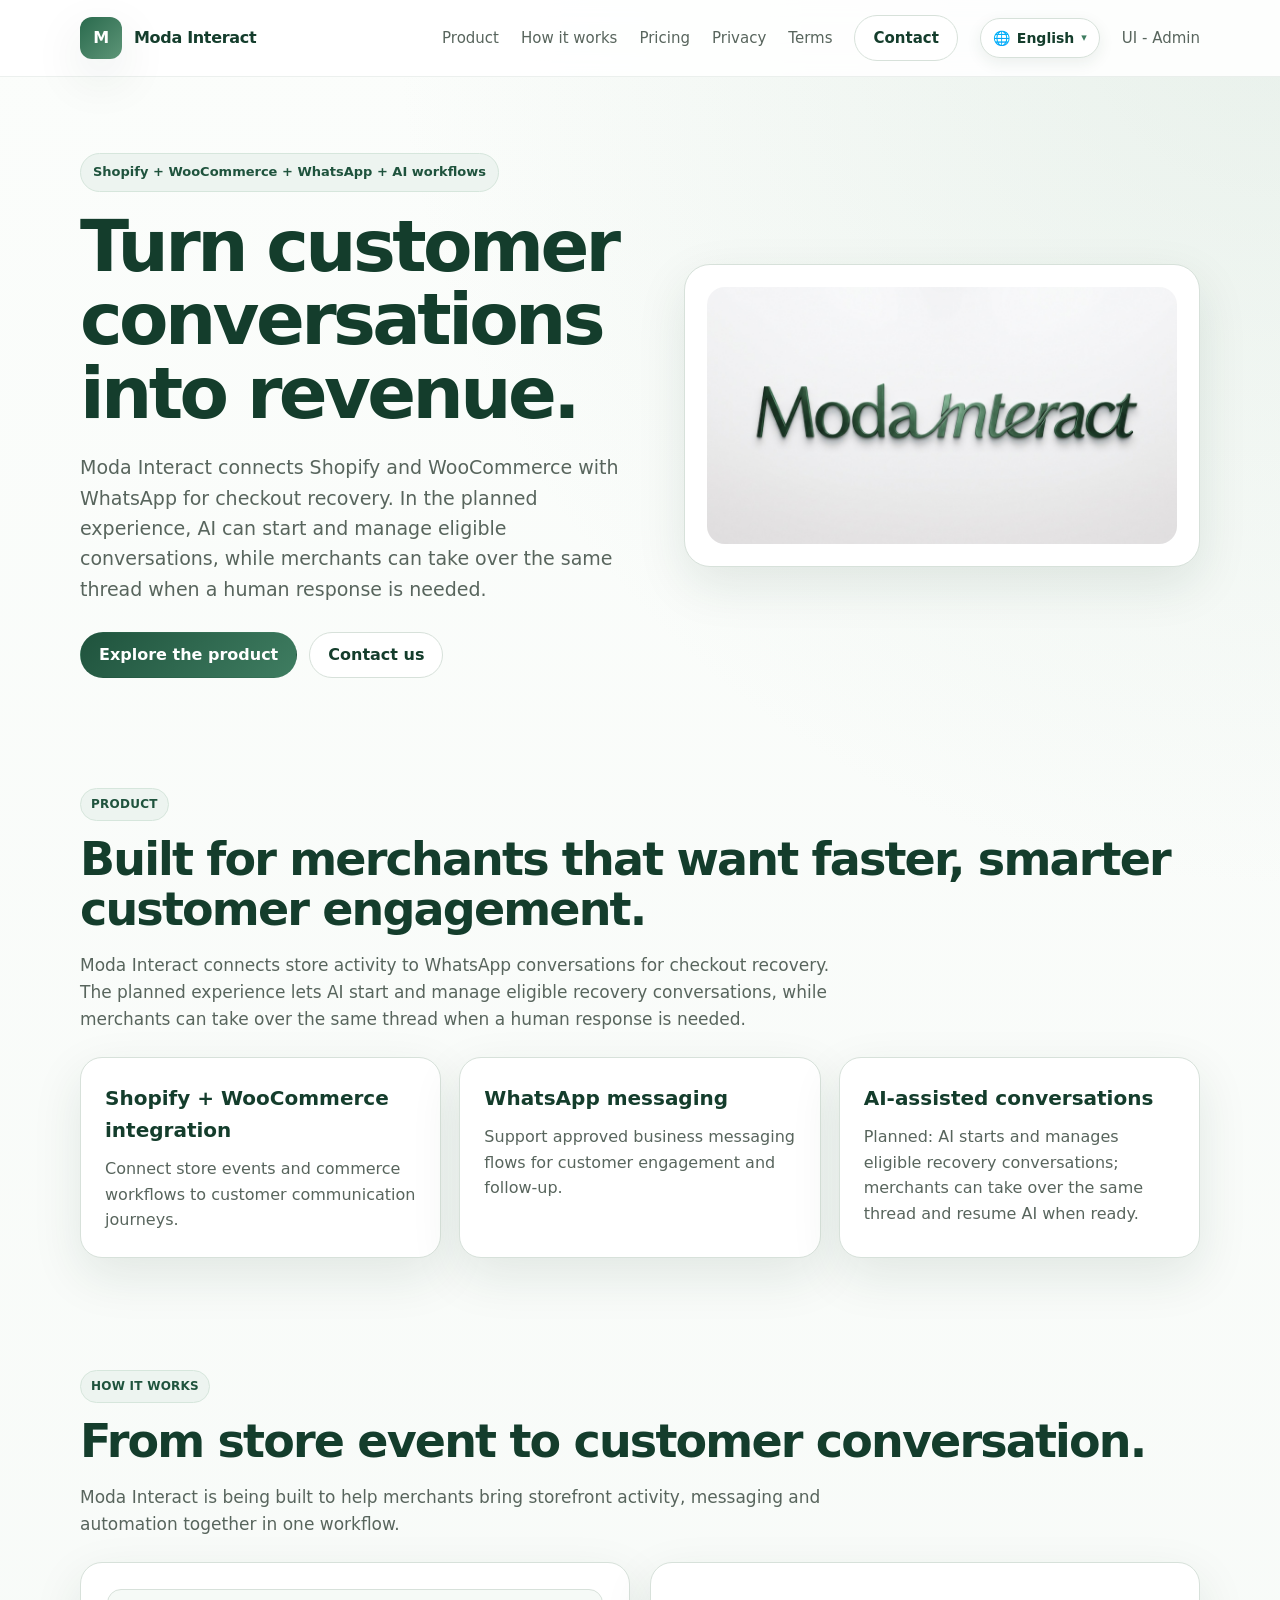
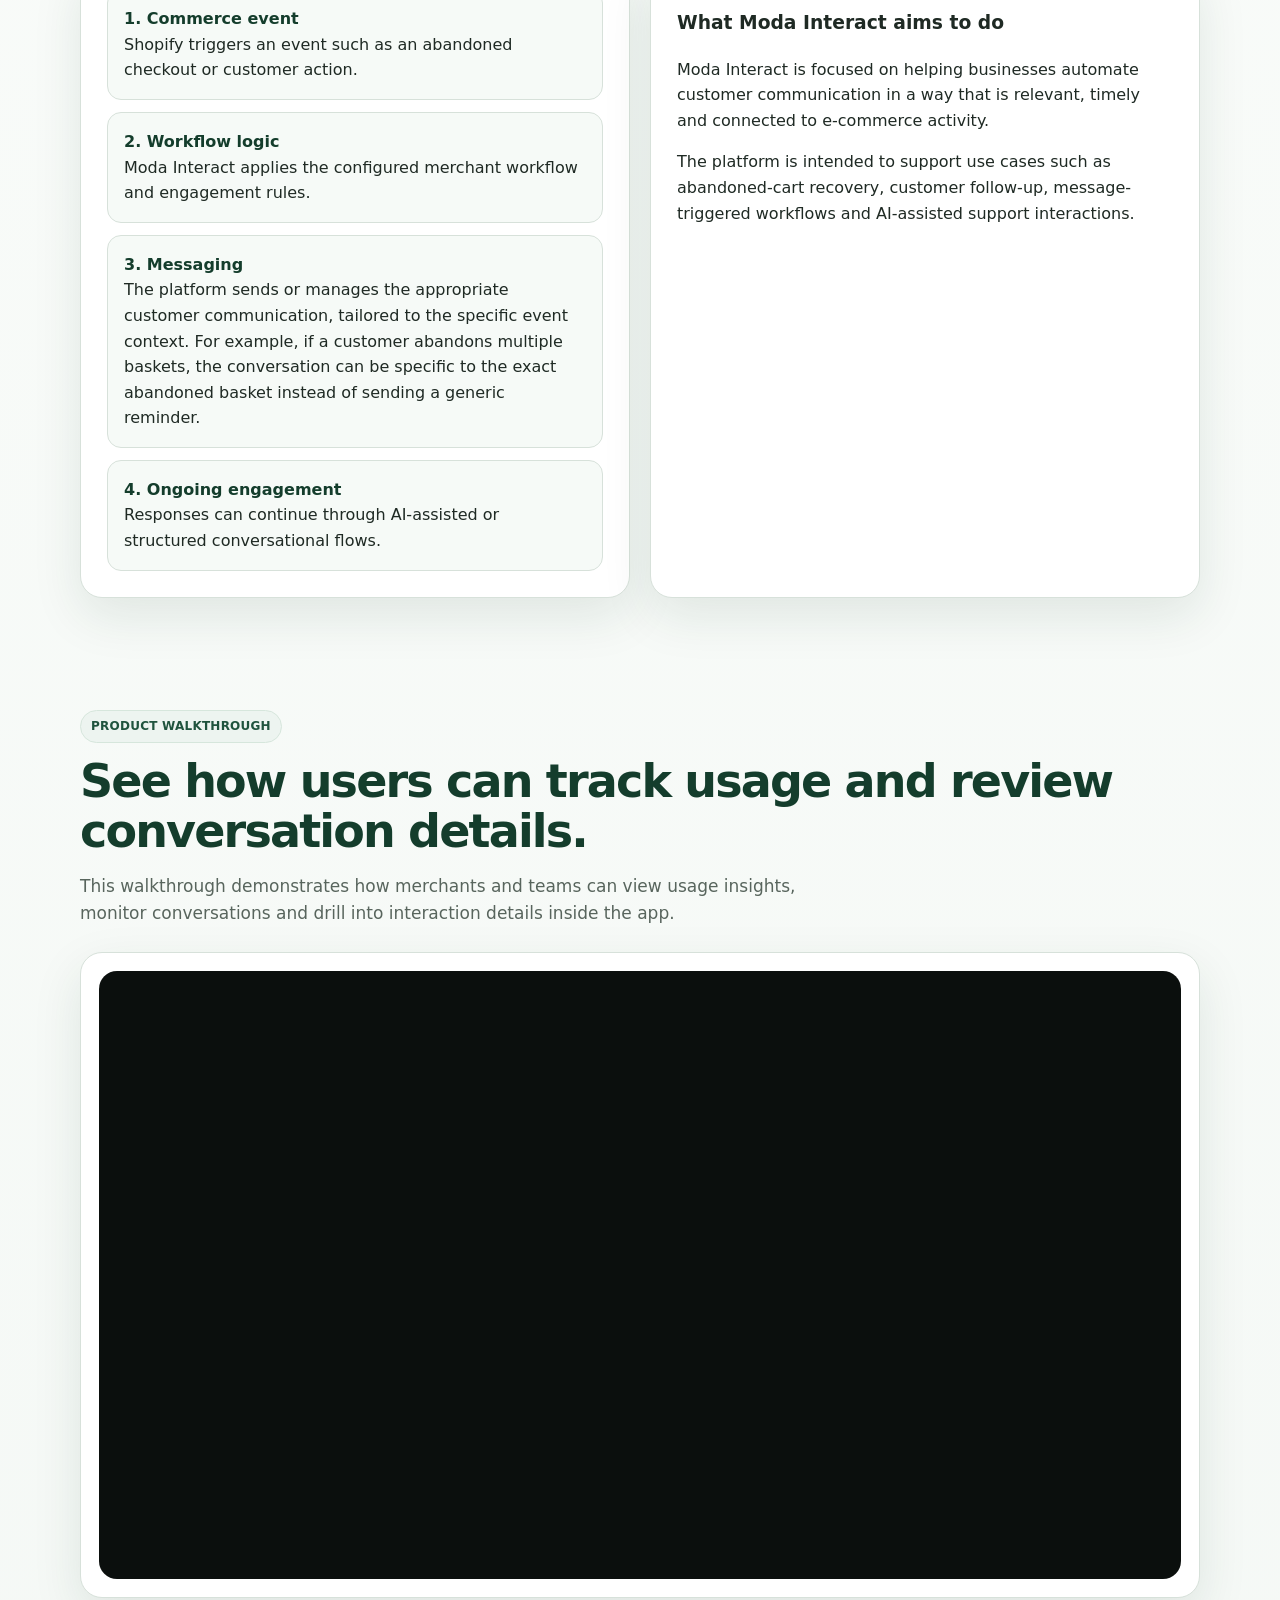
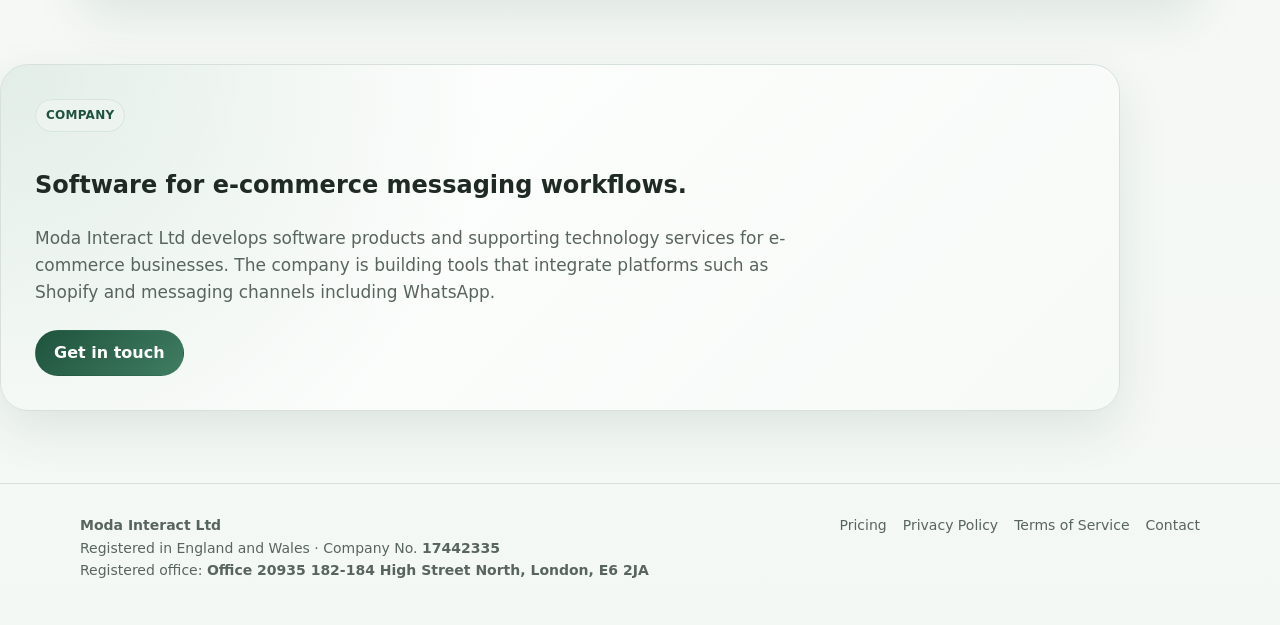
<file: index.html>
<!doctype html>
<html lang="en">
<head>
  <meta charset="utf-8">
  <meta name="viewport" content="width=device-width, initial-scale=1">
  <title>Moda Interact — AI-assisted commerce conversations</title>
  <meta name="description" content="AI-assisted WhatsApp checkout recovery, designed for merchant control and human handover.">
  <meta property="og:title" content="Moda Interact">
  <meta property="og:description" content="AI-assisted WhatsApp checkout recovery, designed for merchant control and human handover.">
  <meta property="og:type" content="website">
  <link rel="icon" type="image/png" sizes="512x512" href="assets/favicon.png">
  <link rel="shortcut icon" href="favicon.ico">
  <link rel="apple-touch-icon" href="assets/favicon.png">
  <link rel="stylesheet" href="styles.css">
  <script src="i18n/translations.js" defer></script>
  <script src="i18n/site-i18n.js" defer></script>
</head>
<body>

<header>
  <div class="container navbar">
    <a class="brand" href="index.html">
      <span class="brand-mark">M</span>
      <span>Moda Interact</span>
    </a>
    <nav class="nav-links">
      <a href="index.html#product">Product</a>
      <a href="index.html#how-it-works">How it works</a>
      <a href="pricing.html">Pricing</a>
      <a href="privacy.html">Privacy</a>
      <a href="terms.html">Terms</a>
      <a class="button secondary" href="contact.html">Contact</a>
      <a href="ui-admin/index.html#admin-ui">UI - Admin</a>
    </nav>
  </div>
</header>

<main>
  <section class="hero">
    <div class="container hero-grid">
      <div>
        <span class="eyebrow">Shopify + WooCommerce + WhatsApp + AI workflows</span>
        <h1>Turn customer conversations into revenue.</h1>
        <p>
          Moda Interact connects Shopify and WooCommerce with WhatsApp for checkout recovery. In the planned
          experience, AI can start and manage eligible conversations, while merchants can take over the same
          thread when a human response is needed.
        </p>
        <div class="hero-actions">
          <a class="button primary" href="#product">Explore the product</a>
          <a class="button secondary" href="contact.html">Contact us</a>
        </div>
      </div>
      <div class="logo-card">
        <img src="assets/moda-interact-logo.jpg" alt="Moda Interact logo">
      </div>
    </div>
  </section>

  <section class="section" id="product">

    <div class="container">
      <span class="badge">Product</span>
      <h2>Built for merchants that want faster, smarter customer engagement.</h2>
      <p class="section-intro">
        Moda Interact connects store activity to WhatsApp conversations for checkout recovery.
        The planned experience lets AI start and manage eligible recovery conversations, while
        merchants can take over the same thread when a human response is needed.
      </p>
      <div class="card-grid">
        <article class="card">
          <h3>Shopify + WooCommerce integration</h3>
          <p>Connect store events and commerce workflows to customer communication journeys.</p>
        </article>
        <article class="card">
          <h3>WhatsApp messaging</h3>
          <p>Support approved business messaging flows for customer engagement and follow-up.</p>
        </article>
        <article class="card">
          <h3>AI-assisted conversations</h3>
          <p>Planned: AI starts and manages eligible recovery conversations; merchants can take over the same thread and resume AI when ready.</p>
        </article>
      </div>
    </div>
  </section>

  <section class="section" id="how-it-works">
    <div class="container">
      <span class="badge">How it works</span>
      <h2>From store event to customer conversation.</h2>
      <p class="section-intro">
        Moda Interact is being built to help merchants bring storefront activity,
        messaging and automation together in one workflow.
      </p>
      <div class="split">
        <div class="panel">
          <div class="flow">
            <div class="flow-item"><strong>1. Commerce event</strong><br>Shopify triggers an event such as an abandoned checkout or customer action.</div>
            <div class="flow-item"><strong>2. Workflow logic</strong><br>Moda Interact applies the configured merchant workflow and engagement rules.</div>
            <div class="flow-item"><strong>3. Messaging</strong><br>The platform sends or manages the appropriate customer communication, tailored to the specific event context. For example, if a customer abandons multiple baskets, the conversation can be specific to the exact abandoned basket instead of sending a generic reminder.</div>
            <div class="flow-item"><strong>4. Ongoing engagement</strong><br>Responses can continue through AI-assisted or structured conversational flows.</div>
          </div>
        </div> <div class="panel">
          <h3>What Moda Interact aims to do</h3>
          <p>
            Moda Interact is focused on helping businesses automate customer communication in a
            way that is relevant, timely and connected to e-commerce activity.
          </p>
          <p>
            The platform is intended to support use cases such as abandoned-cart recovery,
            customer follow-up, message-triggered workflows and AI-assisted support interactions.
          </p>
        </div>
      </div>
    </div>
  </section>

  <section class="section" id="demo">
    <div class="container">
      <span class="badge">Product walkthrough</span>
      <h2>See how users can track usage and review conversation details.</h2>
      <p class="section-intro">
        This walkthrough demonstrates how merchants and teams can view usage insights,
        monitor conversations and drill into interaction details inside the app.
      </p>
      <div class="video-wrap">
        <iframe
          src="https://www.youtube-nocookie.com/embed/0EHXKf0_Q20"
          title="Moda Interact product walkthrough"
          allow="accelerometer; autoplay; clipboard-write; encrypted-media; gyroscope; picture-in-picture"
          referrerpolicy="strict-origin-when-cross-origin"
          allowfullscreen
        ></iframe>
      </div>
    </div>
  </section>

  <section class="container cta">
    <span class="badge">Company</span>
    <h2>Software for e-commerce messaging workflows.</h2>
    <p class="section-intro">
      Moda Interact Ltd develops software products and supporting technology services for
      e-commerce businesses. The company is building tools that integrate platforms such as
      Shopify and messaging channels including WhatsApp.
    </p>
    <a class="button primary" href="contact.html">Get in touch</a>
  </section>
</main>

<footer>
  <div class="container footer-grid">
    <div>
      <strong>Moda Interact Ltd</strong><br>
      Registered in England and Wales · Company No. <strong>17442335</strong><br>
      Registered office: <strong>Office 20935 182-184 High Street North, London, E6 2JA</strong>
    </div>
    <div class="footer-links">
      <a href="pricing.html">Pricing</a>
      <a href="privacy.html">Privacy Policy</a>
      <a href="terms.html">Terms of Service</a>
      <a href="contact.html">Contact</a>
    </div>
  </div>
</footer>

</body>
</html>
</file>
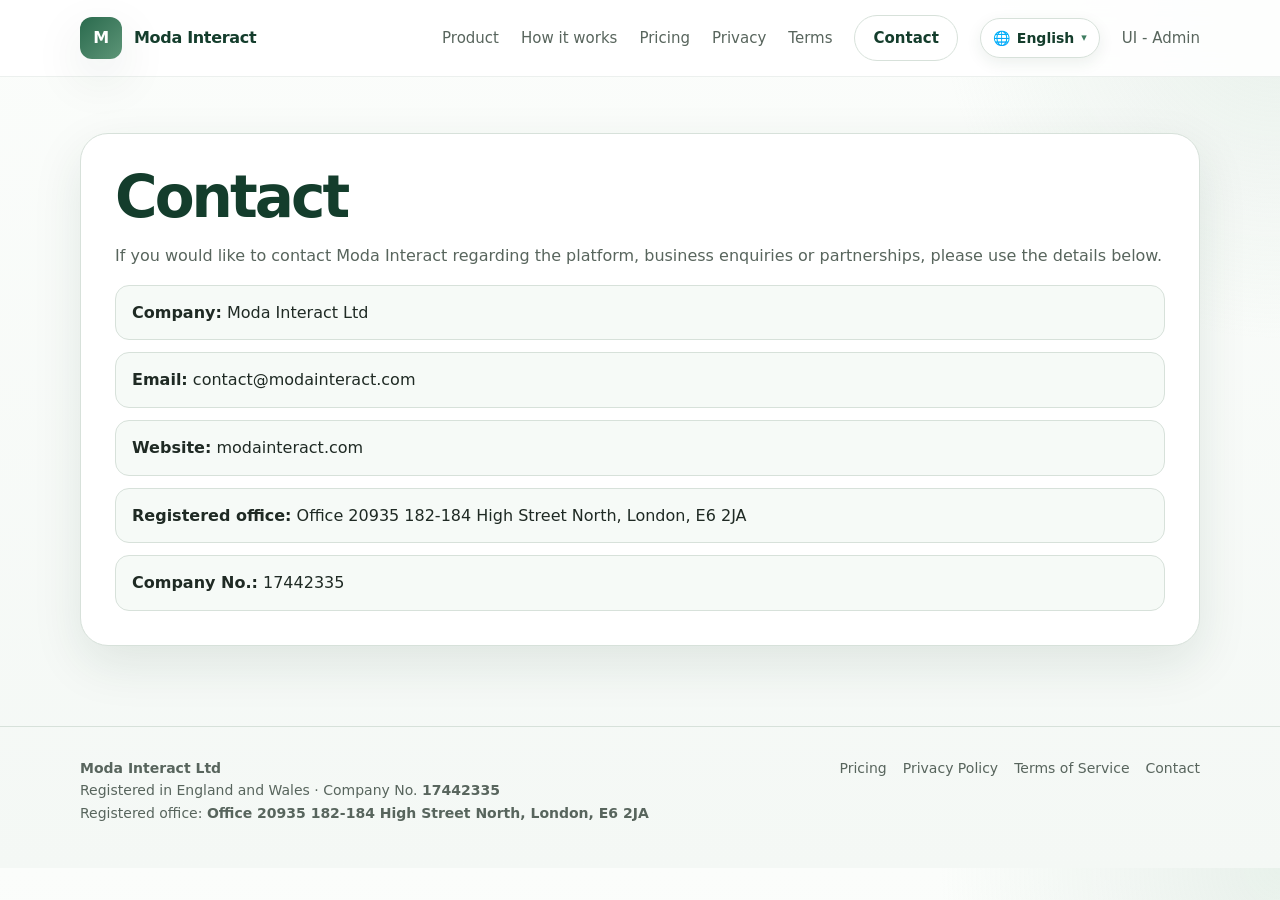
<file: contact.html>
<!doctype html>
<html lang="en">
<head>
  <meta charset="utf-8">
  <meta name="viewport" content="width=device-width, initial-scale=1">
  <title>Contact — Moda Interact</title>
  <meta name="description" content="Contact Moda Interact Ltd.">
  <link rel="icon" type="image/png" sizes="512x512" href="assets/favicon.png">
  <link rel="shortcut icon" href="favicon.ico">
  <link rel="apple-touch-icon" href="assets/favicon.png">
  <link rel="stylesheet" href="styles.css">
  <script src="i18n/translations.js" defer></script>
  <script src="i18n/site-i18n.js" defer></script>
</head>
<body>

<header>
  <div class="container navbar">
    <a class="brand" href="index.html">
      <span class="brand-mark">M</span>
      <span>Moda Interact</span>
    </a>
    <nav class="nav-links">
      <a href="index.html#product">Product</a>
      <a href="index.html#how-it-works">How it works</a>
      <a href="pricing.html">Pricing</a>
      <a href="privacy.html">Privacy</a>
      <a href="terms.html">Terms</a>
      <a class="button secondary" href="contact.html">Contact</a>
      <a href="ui-admin/index.html#admin-ui">UI - Admin</a>
    </nav>
  </div>
</header>

<main class="legal">
  <div class="container legal-wrap">
    <h1>Contact</h1>
    <p>
      If you would like to contact Moda Interact regarding the platform, business enquiries or partnerships,
      please use the details below.
    </p>

    <div class="contact-list">
      <div class="contact-item"><strong>Company:</strong> Moda Interact Ltd</div>
      <div class="contact-item"><strong>Email:</strong> contact@modainteract.com</div>
      <div class="contact-item"><strong>Website:</strong> modainteract.com</div>
      <div class="contact-item"><strong>Registered office:</strong> Office 20935 182-184 High Street North, London, E6 2JA</div>
      <div class="contact-item"><strong>Company No.:</strong> 17442335</div>
    </div>

  </div>
</main>

<footer>
  <div class="container footer-grid">
    <div>
      <strong>Moda Interact Ltd</strong><br>
      Registered in England and Wales · Company No. <strong>17442335</strong><br>
      Registered office: <strong>Office 20935 182-184 High Street North, London, E6 2JA</strong>
    </div>
    <div class="footer-links">
      <a href="pricing.html">Pricing</a>
      <a href="privacy.html">Privacy Policy</a>
      <a href="terms.html">Terms of Service</a>
      <a href="contact.html">Contact</a>
    </div>
  </div>
</footer>

</body>
</html>
</file>
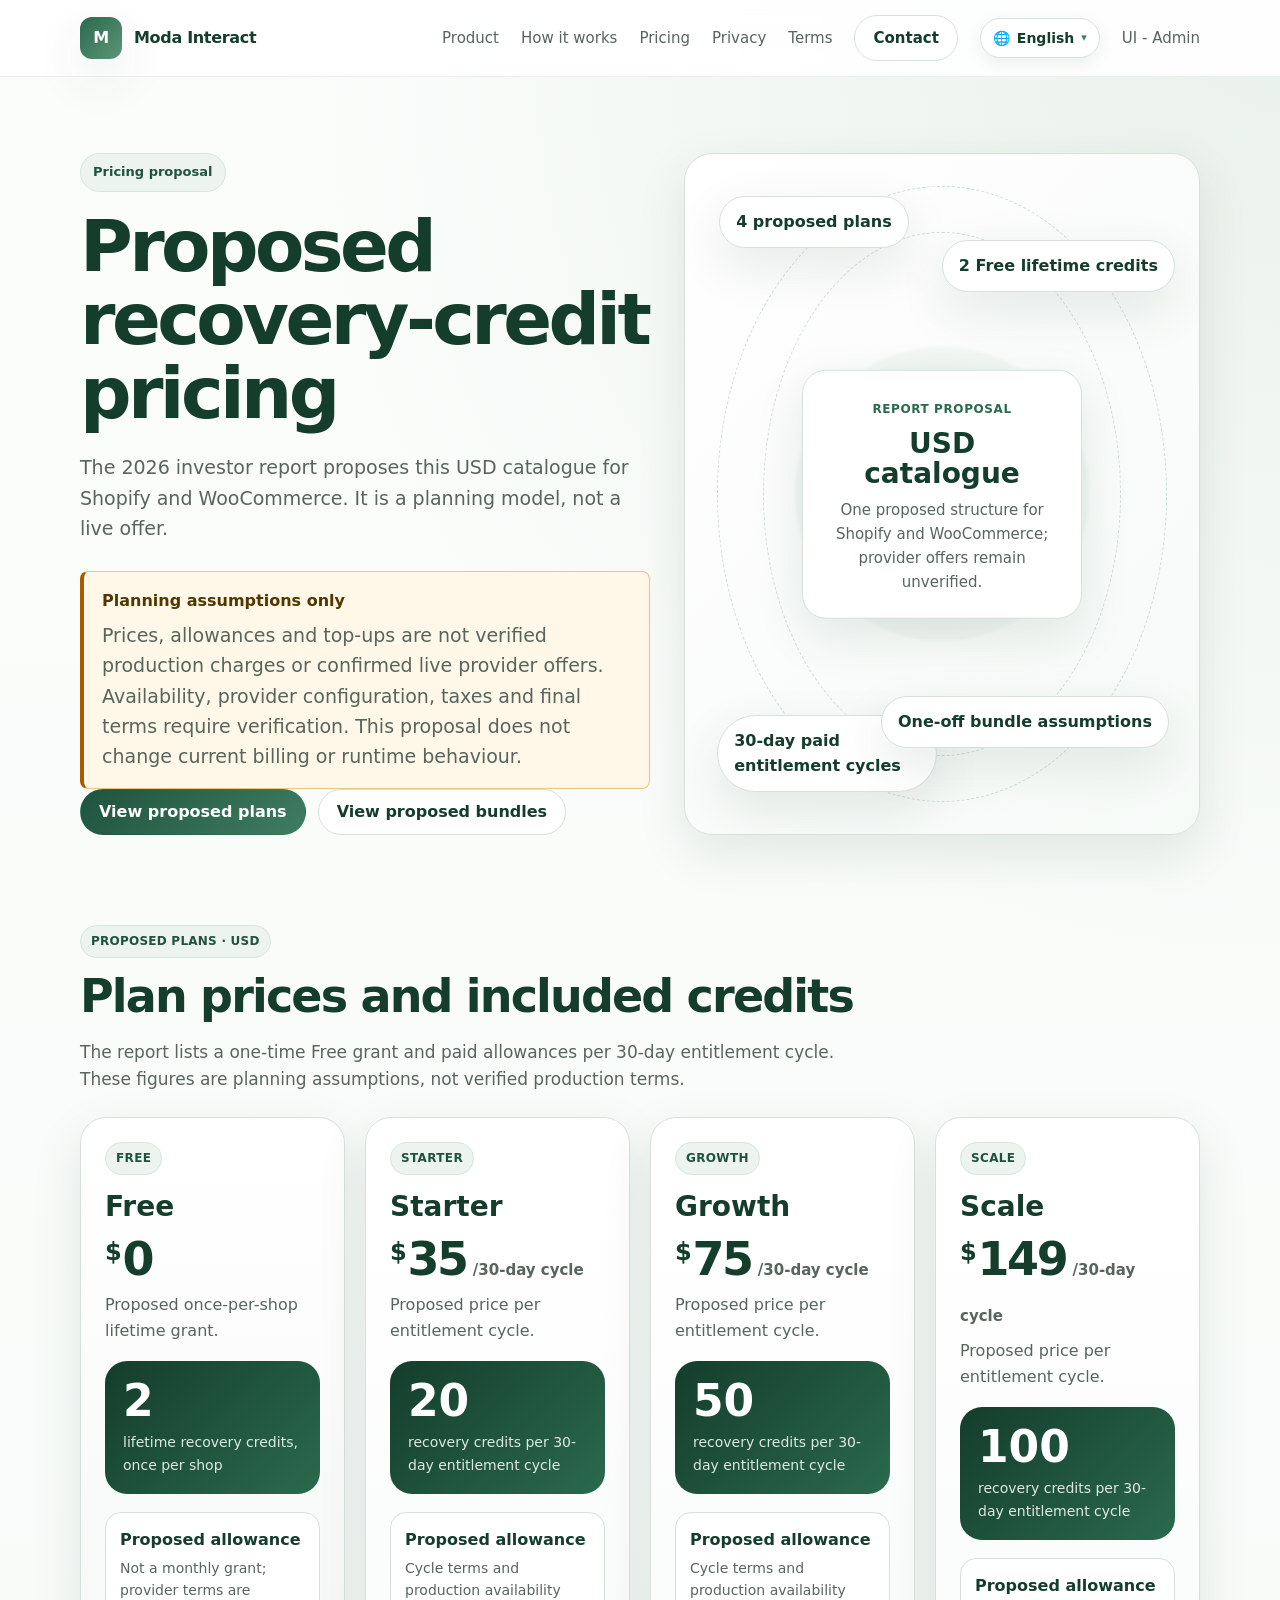
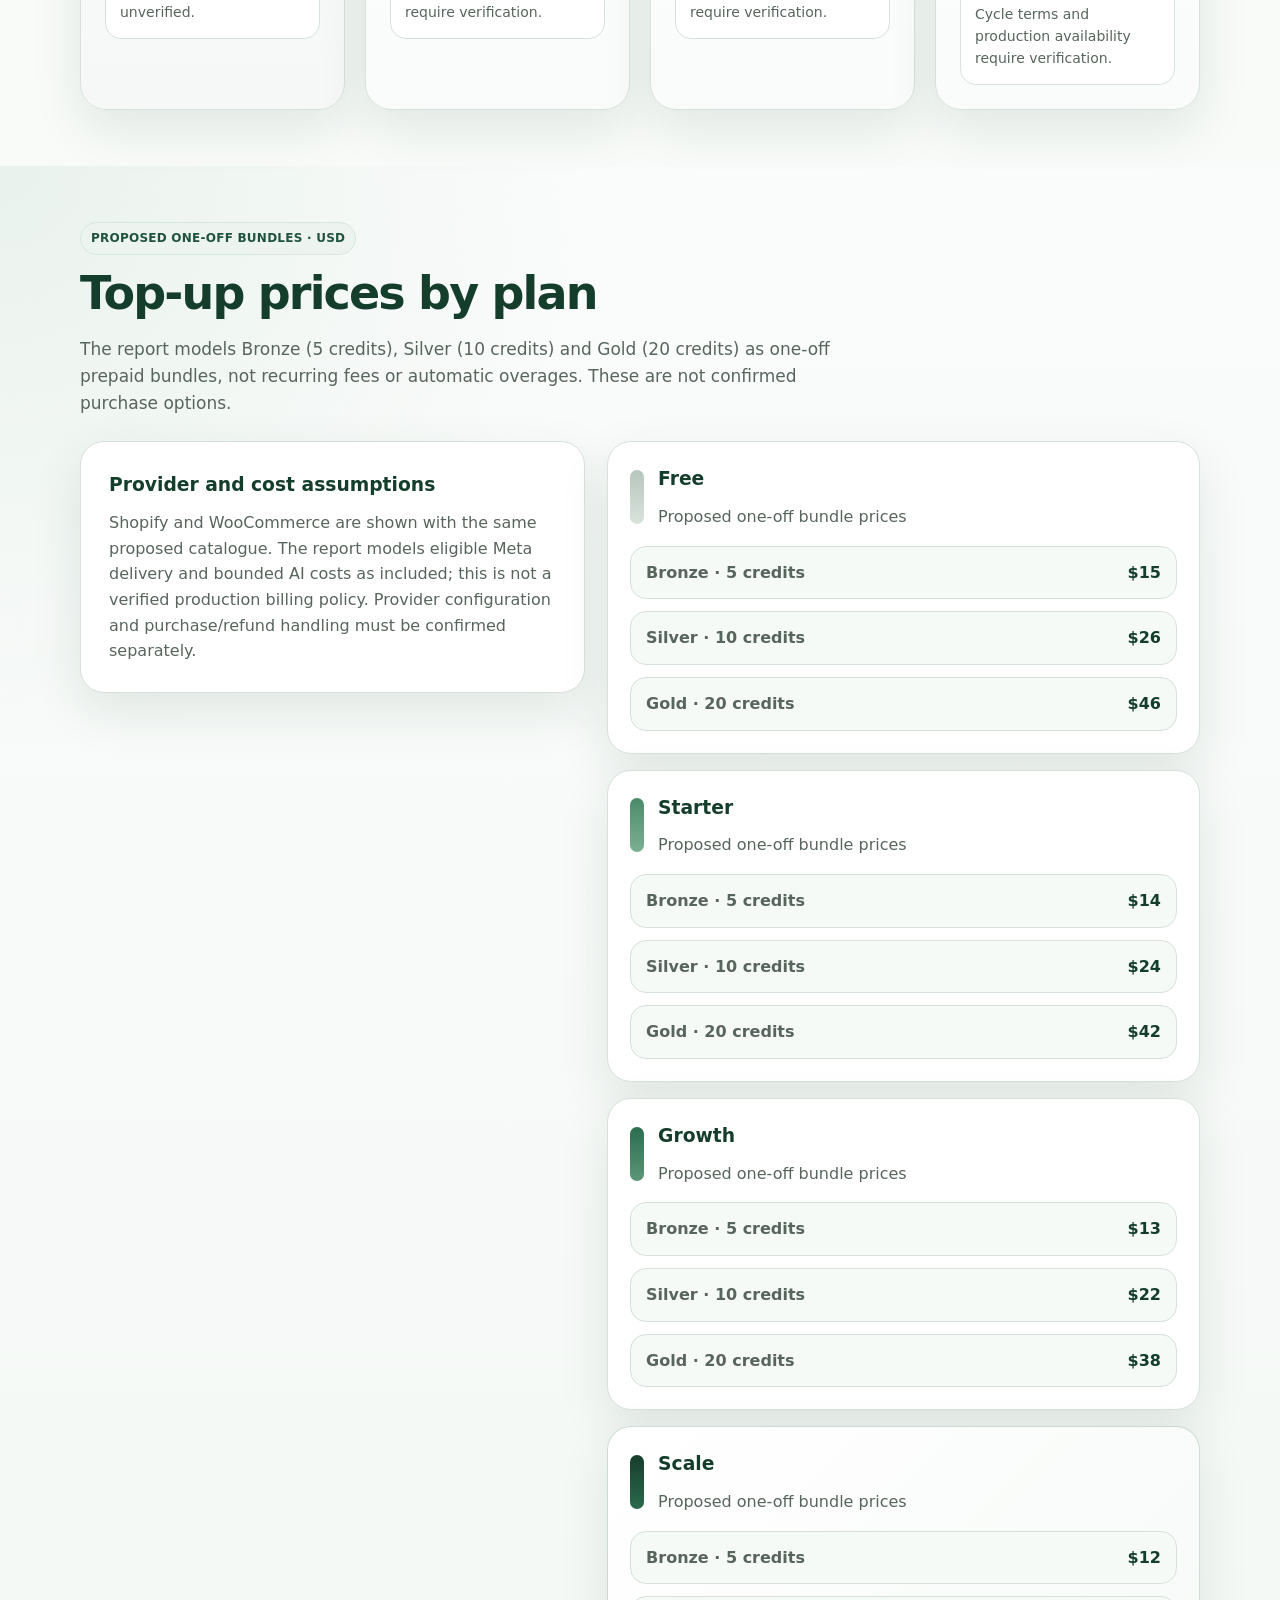
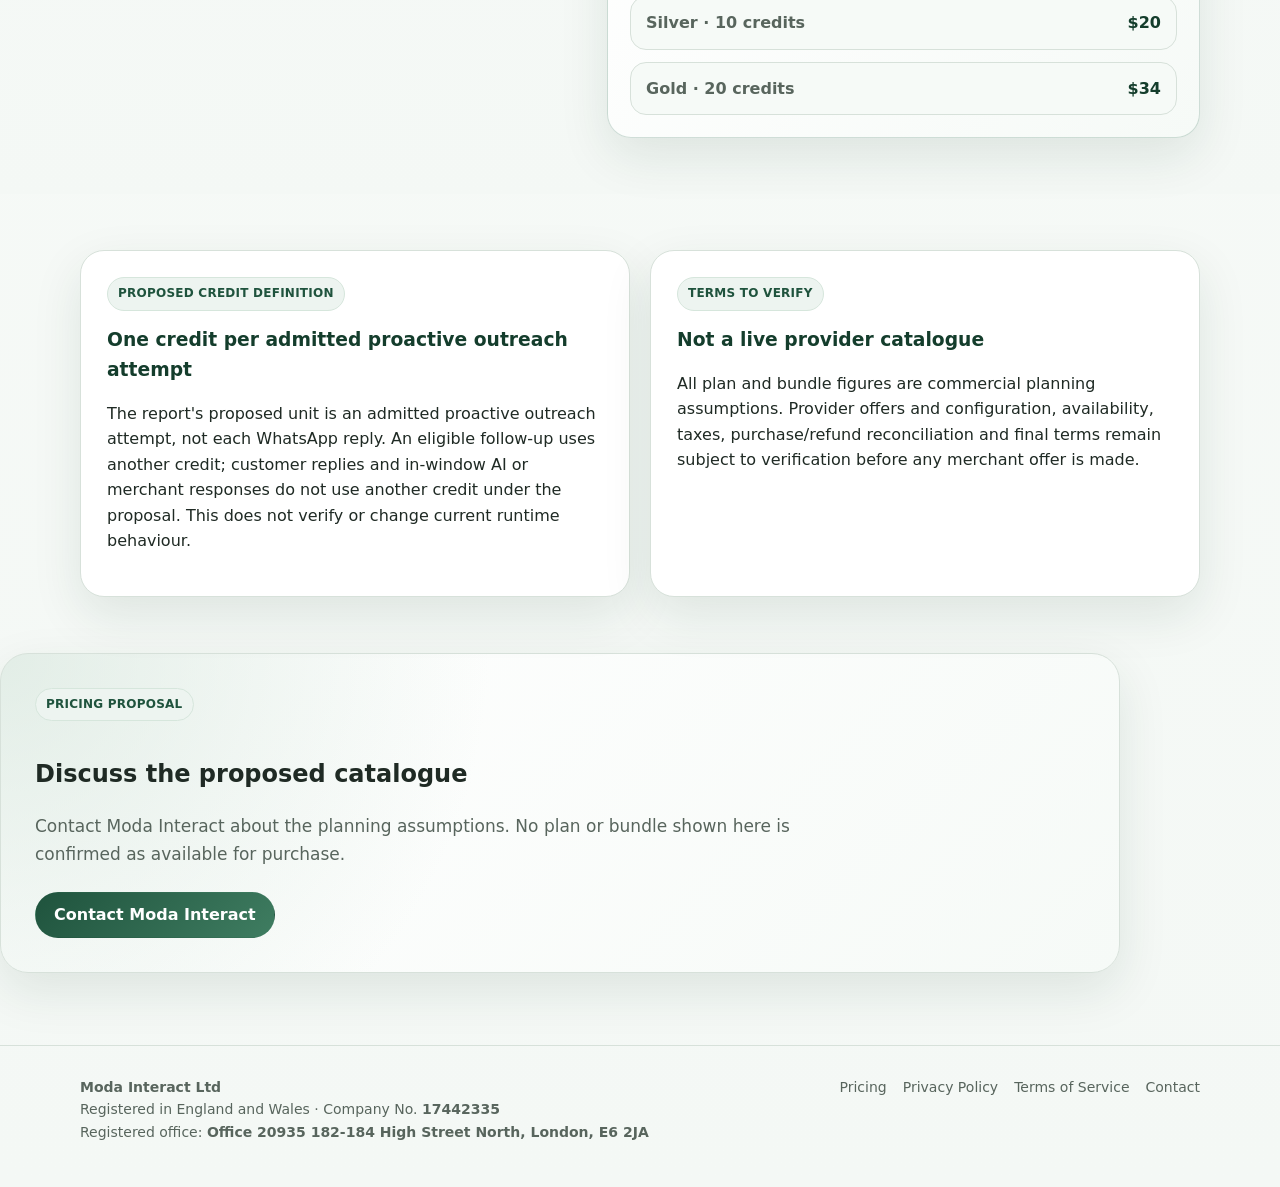
<file: pricing.html>
<!doctype html>
<html lang="en">
<head>
  <meta charset="utf-8">
  <meta name="viewport" content="width=device-width, initial-scale=1">
  <title>Proposed Pricing — Moda Interact</title>
  <meta name="description" content="Planning-only proposed USD prices and recovery-credit allowances from the 2026 investor report; not verified production offers or charges.">
  <meta property="og:title" content="Proposed Pricing — Moda Interact">
  <meta property="og:description" content="Investor-report pricing assumptions for planning only. Production prices, allowances and provider availability are unverified.">
  <meta property="og:type" content="website">
  <link rel="icon" type="image/png" sizes="512x512" href="assets/favicon.png">
  <link rel="shortcut icon" href="favicon.ico">
  <link rel="apple-touch-icon" href="assets/favicon.png">
  <link rel="stylesheet" href="styles.css">
  <script src="i18n/translations.js" defer></script>
  <script src="i18n/site-i18n.js" defer></script>
</head>
<body>

<header>
  <div class="container navbar">
    <a class="brand" href="index.html">
      <span class="brand-mark">M</span>
      <span>Moda Interact</span>
    </a>
    <nav class="nav-links">
      <a href="index.html#product">Product</a>
      <a href="index.html#how-it-works">How it works</a>
      <a href="pricing.html">Pricing</a>
      <a href="privacy.html">Privacy</a>
      <a href="terms.html">Terms</a>
      <a class="button secondary" href="contact.html">Contact</a>
      <a href="ui-admin/index.html#admin-ui">UI - Admin</a>
    </nav>
  </div>
</header>

<main>
  <section class="hero pricing-hero">
    <div class="container hero-grid pricing-hero-grid">
      <div>
        <span class="eyebrow">Pricing proposal</span>
        <h1>Proposed recovery-credit pricing</h1>
        <p>The 2026 investor report proposes this USD catalogue for Shopify and WooCommerce. It is a planning model, not a live offer.</p>
        <aside class="proposal-notice" aria-label="Pricing proposal status">
          <strong>Planning assumptions only</strong>
          <p>Prices, allowances and top-ups are not verified production charges or confirmed live provider offers. Availability, provider configuration, taxes and final terms require verification. This proposal does not change current billing or runtime behaviour.</p>
        </aside>
        <div class="hero-actions">
          <a class="button primary" href="#plans">View proposed plans</a>
          <a class="button secondary" href="#topups">View proposed bundles</a>
        </div>
      </div>
      <div class="hero-graphic pricing-orbit" aria-label="Pricing proposal summary">
        <div class="orbit-core">
          <span class="orbit-kicker">Report proposal</span>
          <strong>USD catalogue</strong>
          <p>One proposed structure for Shopify and WooCommerce; provider offers remain unverified.</p>
        </div>
        <div class="orbit-pill orbit-pill-a">4 proposed plans</div>
        <div class="orbit-pill orbit-pill-b">2 Free lifetime credits</div>
        <div class="orbit-pill orbit-pill-c">30-day paid entitlement cycles</div>
        <div class="orbit-pill orbit-pill-d">One-off bundle assumptions</div>
      </div>
    </div>
  </section>

  <section class="section" id="plans">
    <div class="container">
      <span class="badge">Proposed plans · USD</span>
      <h2>Plan prices and included credits</h2>
      <p class="section-intro">The report lists a one-time Free grant and paid allowances per 30-day entitlement cycle. These figures are planning assumptions, not verified production terms.</p>
      <div class="plan-grid">
        <article class="plan-card plan-card-free">
          <div class="plan-header">
            <span class="plan-chip">Free</span>
            <h3>Free</h3>
            <div class="plan-price"><span class="currency">$</span>0</div>
            <p>Proposed once-per-shop lifetime grant.</p>
          </div>
          <div class="plan-allowance">
            <div class="allowance-number">2</div>
            <div class="allowance-copy">lifetime recovery credits, once per shop</div>
          </div>
          <div class="plan-feature-list">
            <div class="plan-feature"><strong>Proposed allowance</strong><span>Not a monthly grant; provider terms are unverified.</span></div>
          </div>
        </article>

        <article class="plan-card">
          <div class="plan-header">
            <span class="plan-chip">Starter</span>
            <h3>Starter</h3>
            <div class="plan-price"><span class="currency">$</span>35<span class="price-period">/30-day cycle</span></div>
            <p>Proposed price per entitlement cycle.</p>
          </div>
          <div class="plan-allowance">
            <div class="allowance-number">20</div>
            <div class="allowance-copy">recovery credits per 30-day entitlement cycle</div>
          </div>
          <div class="plan-feature-list">
            <div class="plan-feature"><strong>Proposed allowance</strong><span>Cycle terms and production availability require verification.</span></div>
          </div>
        </article>

        <article class="plan-card">
          <div class="plan-header">
            <span class="plan-chip">Growth</span>
            <h3>Growth</h3>
            <div class="plan-price"><span class="currency">$</span>75<span class="price-period">/30-day cycle</span></div>
            <p>Proposed price per entitlement cycle.</p>
          </div>
          <div class="plan-allowance">
            <div class="allowance-number">50</div>
            <div class="allowance-copy">recovery credits per 30-day entitlement cycle</div>
          </div>
          <div class="plan-feature-list">
            <div class="plan-feature"><strong>Proposed allowance</strong><span>Cycle terms and production availability require verification.</span></div>
          </div>
        </article>

        <article class="plan-card">
          <div class="plan-header">
            <span class="plan-chip">Scale</span>
            <h3>Scale</h3>
            <div class="plan-price"><span class="currency">$</span>149<span class="price-period">/30-day cycle</span></div>
            <p>Proposed price per entitlement cycle.</p>
          </div>
          <div class="plan-allowance">
            <div class="allowance-number">100</div>
            <div class="allowance-copy">recovery credits per 30-day entitlement cycle</div>
          </div>
          <div class="plan-feature-list">
            <div class="plan-feature"><strong>Proposed allowance</strong><span>Cycle terms and production availability require verification.</span></div>
          </div>
        </article>
      </div>
    </div>
  </section>

  <section class="section pricing-highlight" id="topups">
    <div class="container">
      <span class="badge">Proposed one-off bundles · USD</span>
      <h2>Top-up prices by plan</h2>
      <p class="section-intro">The report models Bronze (5 credits), Silver (10 credits) and Gold (20 credits) as one-off prepaid bundles, not recurring fees or automatic overages. These are not confirmed purchase options.</p>
      <div class="topup-showcase">
        <div class="topup-intro-card">
          <h3>Provider and cost assumptions</h3>
          <p>Shopify and WooCommerce are shown with the same proposed catalogue. The report models eligible Meta delivery and bounded AI costs as included; this is not a verified production billing policy. Provider configuration and purchase/refund handling must be confirmed separately.</p>
        </div>
        <div class="topup-ladder-grid">
          <article class="ladder-card">
            <div class="ladder-head"><span class="plan-dot free-dot" aria-hidden="true"></span><div><h3>Free</h3><p>Proposed one-off bundle prices</p></div></div>
            <div class="pack-bars">
              <div class="pack-bar"><span>Bronze · 5 credits</span><strong>$15</strong></div>
              <div class="pack-bar"><span>Silver · 10 credits</span><strong>$26</strong></div>
              <div class="pack-bar"><span>Gold · 20 credits</span><strong>$46</strong></div>
            </div>
          </article>
          <article class="ladder-card">
            <div class="ladder-head"><span class="plan-dot starter-dot" aria-hidden="true"></span><div><h3>Starter</h3><p>Proposed one-off bundle prices</p></div></div>
            <div class="pack-bars">
              <div class="pack-bar"><span>Bronze · 5 credits</span><strong>$14</strong></div>
              <div class="pack-bar"><span>Silver · 10 credits</span><strong>$24</strong></div>
              <div class="pack-bar"><span>Gold · 20 credits</span><strong>$42</strong></div>
            </div>
          </article>
          <article class="ladder-card">
            <div class="ladder-head"><span class="plan-dot growth-dot" aria-hidden="true"></span><div><h3>Growth</h3><p>Proposed one-off bundle prices</p></div></div>
            <div class="pack-bars">
              <div class="pack-bar"><span>Bronze · 5 credits</span><strong>$13</strong></div>
              <div class="pack-bar"><span>Silver · 10 credits</span><strong>$22</strong></div>
              <div class="pack-bar"><span>Gold · 20 credits</span><strong>$38</strong></div>
            </div>
          </article>
          <article class="ladder-card highlighted-ladder">
            <div class="ladder-head"><span class="plan-dot scale-dot" aria-hidden="true"></span><div><h3>Scale</h3><p>Proposed one-off bundle prices</p></div></div>
            <div class="pack-bars">
              <div class="pack-bar"><span>Bronze · 5 credits</span><strong>$12</strong></div>
              <div class="pack-bar"><span>Silver · 10 credits</span><strong>$20</strong></div>
              <div class="pack-bar"><span>Gold · 20 credits</span><strong>$34</strong></div>
            </div>
          </article>
        </div>
      </div>
    </div>
  </section>

  <section class="section">
    <div class="container split">
      <div class="panel pricing-panel">
        <span class="badge">Proposed credit definition</span>
        <h3>One credit per admitted proactive outreach attempt</h3>
        <p>The report's proposed unit is an admitted proactive outreach attempt, not each WhatsApp reply. An eligible follow-up uses another credit; customer replies and in-window AI or merchant responses do not use another credit under the proposal. This does not verify or change current runtime behaviour.</p>
      </div>
      <div class="panel pricing-panel">
        <span class="badge">Terms to verify</span>
        <h3>Not a live provider catalogue</h3>
        <p>All plan and bundle figures are commercial planning assumptions. Provider offers and configuration, availability, taxes, purchase/refund reconciliation and final terms remain subject to verification before any merchant offer is made.</p>
      </div>
    </div>
  </section>

  <section class="container cta pricing-cta">
    <span class="badge">Pricing proposal</span>
    <h2>Discuss the proposed catalogue</h2>
    <p class="section-intro">Contact Moda Interact about the planning assumptions. No plan or bundle shown here is confirmed as available for purchase.</p>
    <div class="hero-actions"><a class="button primary" href="contact.html">Contact Moda Interact</a></div>
  </section>
</main>

<footer>
  <div class="container footer-grid">
    <div>
      <strong>Moda Interact Ltd</strong><br>
      Registered in England and Wales · Company No. <strong>17442335</strong><br>
      Registered office: <strong>Office 20935 182-184 High Street North, London, E6 2JA</strong>
    </div>
    <div class="footer-links">
      <a href="pricing.html">Pricing</a>
      <a href="privacy.html">Privacy Policy</a>
      <a href="terms.html">Terms of Service</a>
      <a href="contact.html">Contact</a>
    </div>
  </div>
</footer>

</body>
</html>
</file>
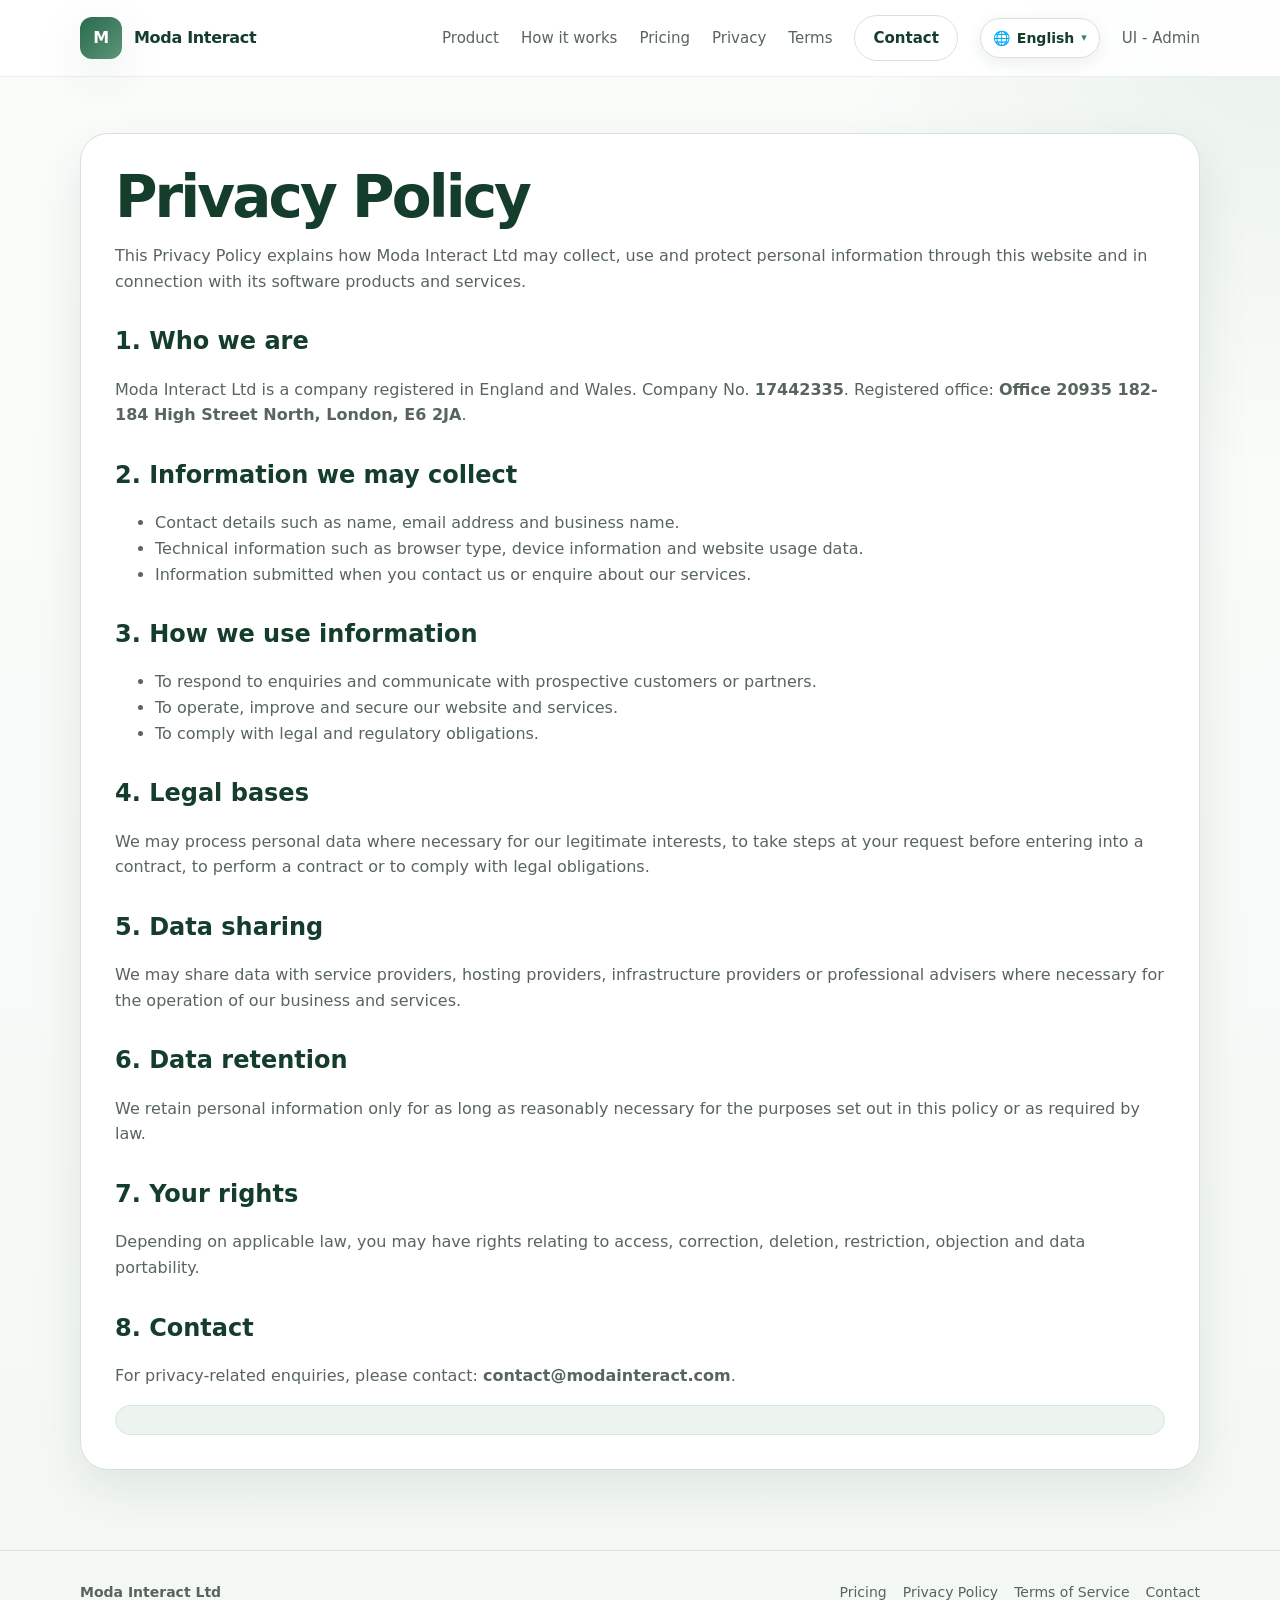
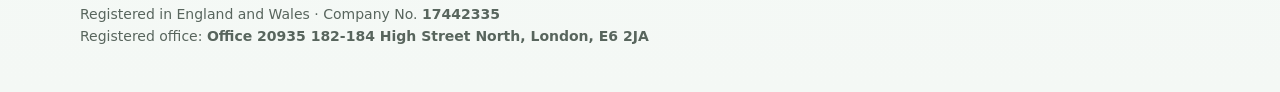
<file: privacy.html>
<!doctype html>
<html lang="en">
<head>
  <meta charset="utf-8">
  <meta name="viewport" content="width=device-width, initial-scale=1">
  <title>Privacy Policy — Moda Interact</title>
  <meta name="description" content="Privacy Policy for Moda Interact Ltd.">
  <link rel="icon" type="image/png" sizes="512x512" href="assets/favicon.png">
  <link rel="shortcut icon" href="favicon.ico">
  <link rel="apple-touch-icon" href="assets/favicon.png">
  <link rel="stylesheet" href="styles.css">
  <script src="i18n/translations.js" defer></script>
  <script src="i18n/site-i18n.js" defer></script>
</head>
<body>

<header>
  <div class="container navbar">
    <a class="brand" href="index.html">
      <span class="brand-mark">M</span>
      <span>Moda Interact</span>
    </a>
    <nav class="nav-links">
      <a href="index.html#product">Product</a>
      <a href="index.html#how-it-works">How it works</a>
      <a href="pricing.html">Pricing</a>
      <a href="privacy.html">Privacy</a>
      <a href="terms.html">Terms</a>
      <a class="button secondary" href="contact.html">Contact</a>
      <a href="ui-admin/index.html#admin-ui">UI - Admin</a>
    </nav>
  </div>
</header>

<main class="legal">
  <div class="container legal-wrap">
    <div class="legal-language-notice" data-legal-language-notice hidden></div>
    <h1>Privacy Policy</h1>
    <p>
      This Privacy Policy explains how Moda Interact Ltd may collect, use and protect personal information
      through this website and in connection with its software products and services.
    </p>

    <h2>1. Who we are</h2>
    <p>
      Moda Interact Ltd is a company registered in England and Wales. Company No. <strong>17442335</strong>.
      Registered office: <strong>Office 20935 182-184 High Street North, London, E6 2JA</strong>.
    </p>

    <h2>2. Information we may collect</h2>
    <ul>
      <li>Contact details such as name, email address and business name.</li>
      <li>Technical information such as browser type, device information and website usage data.</li>
      <li>Information submitted when you contact us or enquire about our services.</li>
    </ul>

    <h2>3. How we use information</h2>
    <ul>
      <li>To respond to enquiries and communicate with prospective customers or partners.</li>
      <li>To operate, improve and secure our website and services.</li>
      <li>To comply with legal and regulatory obligations.</li>
    </ul>

    <h2>4. Legal bases</h2>
    <p>
      We may process personal data where necessary for our legitimate interests, to take steps at your request
      before entering into a contract, to perform a contract or to comply with legal obligations.
    </p>

    <h2>5. Data sharing</h2>
    <p>
      We may share data with service providers, hosting providers, infrastructure providers or professional advisers
      where necessary for the operation of our business and services.
    </p>

    <h2>6. Data retention</h2>
    <p>
      We retain personal information only for as long as reasonably necessary for the purposes set out in this policy
      or as required by law.
    </p>

    <h2>7. Your rights</h2>
    <p>
      Depending on applicable law, you may have rights relating to access, correction, deletion, restriction,
      objection and data portability.
    </p>

    <h2>8. Contact</h2>
    <p>
      For privacy-related enquiries, please contact: <strong>contact@modainteract.com</strong>.
    </p>

    <div class="notice">
    </div>
  </div>
</main>

<footer>
  <div class="container footer-grid">
    <div>
      <strong>Moda Interact Ltd</strong><br>
      Registered in England and Wales · Company No. <strong>17442335</strong><br>
      Registered office: <strong>Office 20935 182-184 High Street North, London, E6 2JA</strong>
    </div>
    <div class="footer-links">
      <a href="pricing.html">Pricing</a>
      <a href="privacy.html">Privacy Policy</a>
      <a href="terms.html">Terms of Service</a>
      <a href="contact.html">Contact</a>
    </div>
  </div>
</footer>

</body>
</html>
</file>
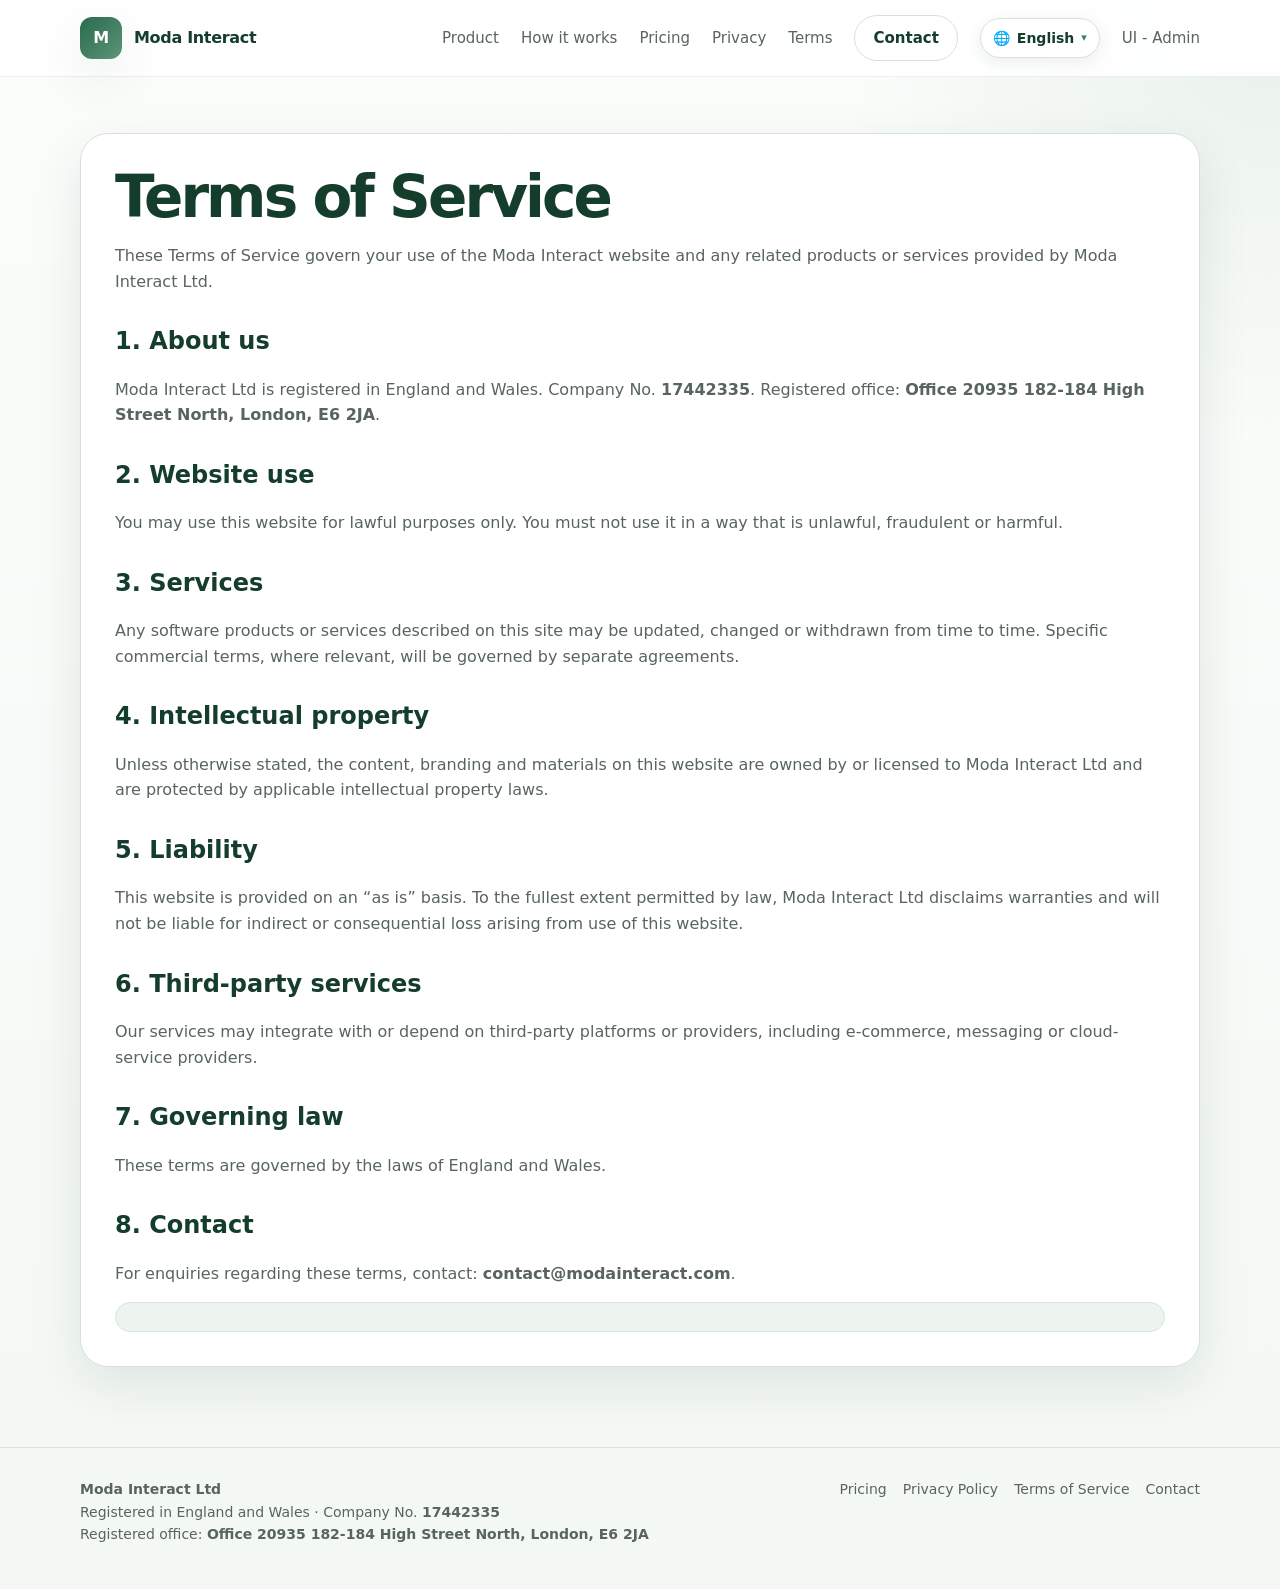
<file: terms.html>
<!doctype html>
<html lang="en">
<head>
  <meta charset="utf-8">
  <meta name="viewport" content="width=device-width, initial-scale=1">
  <title>Terms of Service — Moda Interact</title>
  <meta name="description" content="Terms of Service for Moda Interact Ltd.">
  <link rel="icon" type="image/png" sizes="512x512" href="assets/favicon.png">
  <link rel="shortcut icon" href="favicon.ico">
  <link rel="apple-touch-icon" href="assets/favicon.png">
  <link rel="stylesheet" href="styles.css">
  <script src="i18n/translations.js" defer></script>
  <script src="i18n/site-i18n.js" defer></script>
</head>
<body>

<header>
  <div class="container navbar">
    <a class="brand" href="index.html">
      <span class="brand-mark">M</span>
      <span>Moda Interact</span>
    </a>
    <nav class="nav-links">
      <a href="index.html#product">Product</a>
      <a href="index.html#how-it-works">How it works</a>
      <a href="pricing.html">Pricing</a>
      <a href="privacy.html">Privacy</a>
      <a href="terms.html">Terms</a>
      <a class="button secondary" href="contact.html">Contact</a>
      <a href="ui-admin/index.html#admin-ui">UI - Admin</a>
    </nav>
  </div>
</header>

<main class="legal">
  <div class="container legal-wrap">
    <div class="legal-language-notice" data-legal-language-notice hidden></div>
    <h1>Terms of Service</h1>
    <p>
      These Terms of Service govern your use of the Moda Interact website and any related products or services
      provided by Moda Interact Ltd.
    </p>

    <h2>1. About us</h2>
    <p>
      Moda Interact Ltd is registered in England and Wales. Company No. <strong>17442335</strong>.
      Registered office: <strong>Office 20935 182-184 High Street North, London, E6 2JA</strong>.
    </p>

    <h2>2. Website use</h2>
    <p>
      You may use this website for lawful purposes only. You must not use it in a way that is unlawful, fraudulent
      or harmful.
    </p>

    <h2>3. Services</h2>
    <p>
      Any software products or services described on this site may be updated, changed or withdrawn from time to time.
      Specific commercial terms, where relevant, will be governed by separate agreements.
    </p>

    <h2>4. Intellectual property</h2>
    <p>
      Unless otherwise stated, the content, branding and materials on this website are owned by or licensed to
      Moda Interact Ltd and are protected by applicable intellectual property laws.
    </p>

    <h2>5. Liability</h2>
    <p>
      This website is provided on an “as is” basis. To the fullest extent permitted by law, Moda Interact Ltd
      disclaims warranties and will not be liable for indirect or consequential loss arising from use of this website.
    </p>

    <h2>6. Third-party services</h2>
    <p>
      Our services may integrate with or depend on third-party platforms or providers, including e-commerce,
      messaging or cloud-service providers.
    </p>

    <h2>7. Governing law</h2>
    <p>
      These terms are governed by the laws of England and Wales.
    </p>

    <h2>8. Contact</h2>
    <p>
      For enquiries regarding these terms, contact: <strong>contact@modainteract.com</strong>.
    </p>

    <div class="notice">
    </div>
  </div>
</main>

<footer>
  <div class="container footer-grid">
    <div>
      <strong>Moda Interact Ltd</strong><br>
      Registered in England and Wales · Company No. <strong>17442335</strong><br>
      Registered office: <strong>Office 20935 182-184 High Street North, London, E6 2JA</strong>
    </div>
    <div class="footer-links">
      <a href="pricing.html">Pricing</a>
      <a href="privacy.html">Privacy Policy</a>
      <a href="terms.html">Terms of Service</a>
      <a href="contact.html">Contact</a>
    </div>
  </div>
</footer>

</body>
</html>
</file>
<file: styles.css>
:root {
  --brand-900: #143d2c;
  --brand-800: #1f533d;
  --brand-700: #2a6a4d;
  --brand-600: #3f7d61;
  --brand-500: #5d9577;
  --brand-300: #b9d2c2;
  --brand-200: #d6e6dc;
  --brand-100: #edf4f0;
  --ink: #1f2a24;
  --muted: #58655d;
  --line: #d7e1da;
  --surface: #ffffff;
  --surface-soft: #f6faf7;
  --shadow: 0 18px 50px rgba(20, 61, 44, 0.10);
  --radius: 22px;
  --radius-sm: 14px;
  --max: 1120px;
}

* { box-sizing: border-box; }

html { scroll-behavior: smooth; }

body {
  margin: 0;
  font-family: Inter, ui-sans-serif, system-ui, -apple-system, BlinkMacSystemFont, "Segoe UI", sans-serif;
  color: var(--ink);
  background:
    radial-gradient(circle at top right, rgba(185, 210, 194, 0.28), transparent 22%),
    linear-gradient(180deg, #fbfdfb 0%, #f4f8f5 100%);
  line-height: 1.6;
}

img { max-width: 100%; display: block; }
a { color: inherit; text-decoration: none; }

.container {
  width: min(var(--max), calc(100% - 40px));
  margin: 0 auto;
}

header {
  position: sticky;
  top: 0;
  z-index: 30;
  background: rgba(255,255,255,0.88);
  backdrop-filter: blur(14px);
  border-bottom: 1px solid rgba(20, 61, 44, 0.08);
}

.navbar {
  min-height: 76px;
  display: flex;
  align-items: center;
  justify-content: space-between;
  gap: 20px;
}

.brand {
  display: inline-flex;
  align-items: center;
  gap: 12px;
  font-weight: 800;
  color: var(--brand-900);
  letter-spacing: -0.02em;
}

.brand-mark {
  width: 42px;
  height: 42px;
  border-radius: 12px;
  background: linear-gradient(135deg, var(--brand-700), var(--brand-500));
  color: white;
  display: grid;
  place-items: center;
  font-weight: 900;
  box-shadow: var(--shadow);
}

.nav-links {
  display: flex;
  align-items: center;
  gap: 22px;
  color: var(--muted);
  font-size: 15px;
}

.nav-links a:hover { color: var(--brand-900); }

.button {
  display: inline-flex;
  align-items: center;
  justify-content: center;
  min-height: 46px;
  padding: 0 18px;
  border-radius: 999px;
  border: 1px solid transparent;
  font-weight: 700;
  transition: transform .18s ease, box-shadow .18s ease, background .18s ease;
  cursor: pointer;
}

.button:hover {
  transform: translateY(-1px);
  box-shadow: 0 8px 24px rgba(20, 61, 44, 0.14);
}

.button.primary {
  background: linear-gradient(135deg, var(--brand-800), var(--brand-600));
  color: white;
}

.button.secondary {
  background: white;
  color: var(--brand-900);
  border-color: var(--line);
}

.hero {
  padding: 76px 0 54px;
}

.hero-grid {
  display: grid;
  grid-template-columns: 1.05fr 0.95fr;
  gap: 34px;
  align-items: center;
}

.eyebrow {
  display: inline-flex;
  align-items: center;
  gap: 8px;
  background: var(--brand-100);
  color: var(--brand-800);
  border: 1px solid var(--brand-200);
  border-radius: 999px;
  padding: 8px 12px;
  font-size: 13px;
  font-weight: 700;
  margin-bottom: 18px;
}

h1 {
  margin: 0;
  font-size: clamp(42px, 6vw, 72px);
  line-height: 1.02;
  letter-spacing: -0.05em;
  color: var(--brand-900);
}

.hero p {
  font-size: 19px;
  color: var(--muted);
  max-width: 680px;
  margin: 22px 0 28px;
}

.hero-actions {
  display: flex;
  gap: 12px;
  flex-wrap: wrap;
}

.logo-card {
  background: white;
  border: 1px solid var(--line);
  border-radius: 26px;
  padding: 22px;
  box-shadow: var(--shadow);
}

.logo-card img {
  width: 100%;
  border-radius: 18px;
}

.section {
  padding: 56px 0;
}

.section h2 {
  margin: 0 0 12px;
  font-size: clamp(28px, 4vw, 46px);
  line-height: 1.08;
  letter-spacing: -0.04em;
  color: var(--brand-900);
}

.section-intro {
  color: var(--muted);
  max-width: 760px;
  margin-bottom: 24px;
  font-size: 17px;
}

.card-grid {
  display: grid;
  grid-template-columns: repeat(3, 1fr);
  gap: 18px;
}

.card {
  background: white;
  border: 1px solid var(--line);
  border-radius: var(--radius);
  padding: 24px;
  box-shadow: var(--shadow);
}

.card h3 {
  margin: 0 0 10px;
  color: var(--brand-900);
  font-size: 20px;
}

.card p {
  margin: 0;
  color: var(--muted);
}

.badge {
  display: inline-block;
  font-size: 12px;
  font-weight: 800;
  letter-spacing: 0.02em;
  text-transform: uppercase;
  color: var(--brand-800);
  background: var(--brand-100);
  border: 1px solid var(--brand-200);
  border-radius: 999px;
  padding: 6px 10px;
  margin-bottom: 14px;
}

.split {
  display: grid;
  grid-template-columns: 1fr 1fr;
  gap: 20px;
}

.panel {
  background: white;
  border: 1px solid var(--line);
  border-radius: var(--radius);
  padding: 26px;
  box-shadow: var(--shadow);
}

.flow {
  display: grid;
  gap: 12px;
}

.flow-item {
  background: var(--surface-soft);
  border: 1px solid var(--line);
  border-radius: var(--radius-sm);
  padding: 16px;
}

.flow-item strong {
  color: var(--brand-900);
}

.video-wrap {
  background: white;
  border: 1px solid var(--line);
  border-radius: var(--radius);
  padding: 18px;
  box-shadow: var(--shadow);
}

.video-wrap iframe {
  display: block;
  width: 100%;
  max-width: 100%;
  border: 0;
  border-radius: 18px;
  background: #0b0f0d;
  aspect-ratio: 16 / 9;
}

.cta {
  margin: 10px 0 72px;
  background:
    radial-gradient(circle at top left, rgba(214, 230, 220, 0.70), transparent 42%),
    linear-gradient(135deg, #ffffff 0%, #f6faf7 100%);
  border: 1px solid var(--line);
  border-radius: 28px;
  padding: 34px;
  box-shadow: var(--shadow);
}

footer {
  border-top: 1px solid var(--line);
  padding: 30px 0 44px;
  color: var(--muted);
  font-size: 14px;
}

.footer-grid {
  display: flex;
  justify-content: space-between;
  gap: 24px;
  flex-wrap: wrap;
}

.footer-links {
  display: flex;
  gap: 16px;
  flex-wrap: wrap;
}

.legal {
  padding: 56px 0 80px;
}

.legal-wrap {
  background: white;
  border: 1px solid var(--line);
  border-radius: 28px;
  padding: 34px;
  box-shadow: var(--shadow);
}

.legal h1 {
  font-size: clamp(36px, 5vw, 58px);
  margin-bottom: 16px;
}

.legal h2 {
  color: var(--brand-900);
  margin-top: 28px;
  margin-bottom: 8px;
  font-size: 24px;
}

.legal p, .legal li {
  color: var(--muted);
}

.notice {
  background: var(--brand-100);
  border: 1px solid var(--brand-200);
  color: var(--brand-800);
  border-radius: 16px;
  padding: 14px 16px;
  margin-top: 16px;
}

.contact-card {
  display: grid;
  gap: 12px;
}

.contact-list {
  display: grid;
  gap: 12px;
  margin-top: 16px;
}

.contact-item {
  background: var(--surface-soft);
  border: 1px solid var(--line);
  border-radius: 14px;
  padding: 14px 16px;
}

.small {
  font-size: 14px;
  color: var(--muted);
}

@media (max-width: 900px) {
  .hero-grid, .split, .card-grid {
    grid-template-columns: 1fr;
  }
}

@media (max-width: 740px) {
  .nav-links a:not(.button) { display: none; }
  .container { width: min(var(--max), calc(100% - 24px)); }
  .hero { padding-top: 46px; }
  .cta, .legal-wrap { padding: 24px; }
}

/* Pricing page */
.pricing-hero {
  padding-bottom: 34px;
}

.pricing-hero-grid {
  align-items: stretch;
}

.hero-mini-stats {
  display: grid;
  grid-template-columns: repeat(3, 1fr);
  gap: 14px;
  margin-top: 26px;
}

.mini-stat {
  background: rgba(255,255,255,0.82);
  border: 1px solid var(--line);
  border-radius: 18px;
  padding: 16px;
  box-shadow: var(--shadow);
}

.mini-stat strong {
  display: block;
  color: var(--brand-900);
  font-size: 18px;
  margin-bottom: 4px;
}

.mini-stat span {
  color: var(--muted);
  font-size: 14px;
}

.pricing-orbit {
  position: relative;
  min-height: 430px;
  background:
    radial-gradient(circle at center, rgba(214, 230, 220, 0.95), rgba(237, 244, 240, 0.65) 34%, transparent 35%),
    linear-gradient(135deg, rgba(255,255,255,0.95), rgba(246,250,247,0.96));
  border: 1px solid var(--line);
  border-radius: 28px;
  box-shadow: var(--shadow);
  overflow: hidden;
}

.pricing-orbit::before,
.pricing-orbit::after {
  content: "";
  position: absolute;
  inset: 32px;
  border-radius: 50%;
  border: 1px dashed rgba(63, 125, 97, 0.24);
}

.pricing-orbit::after {
  inset: 78px;
}

.orbit-core {
  position: absolute;
  top: 50%;
  left: 50%;
  transform: translate(-50%, -50%);
  width: min(280px, calc(100% - 60px));
  text-align: center;
  background: white;
  border: 1px solid var(--line);
  border-radius: 24px;
  padding: 24px;
  box-shadow: var(--shadow);
  z-index: 2;
}

.orbit-kicker {
  display: inline-block;
  font-size: 12px;
  text-transform: uppercase;
  letter-spacing: 0.05em;
  color: var(--brand-700);
  font-weight: 800;
  margin-bottom: 10px;
}

.orbit-core strong {
  display: block;
  color: var(--brand-900);
  font-size: 28px;
  line-height: 1.08;
  margin-bottom: 8px;
}

.orbit-core p {
  margin: 0;
  color: var(--muted);
  font-size: 15px;
}

.orbit-pill {
  position: absolute;
  background: white;
  border: 1px solid var(--line);
  border-radius: 999px;
  padding: 12px 16px;
  box-shadow: var(--shadow);
  font-weight: 700;
  color: var(--brand-900);
  z-index: 2;
}

.orbit-pill-a { top: 42px; left: 34px; }
.orbit-pill-b { top: 86px; right: 24px; }
.orbit-pill-c { bottom: 42px; left: 32px; max-width: 220px; }
.orbit-pill-d { right: 30px; bottom: 86px; }

.plan-grid {
  display: grid;
  grid-template-columns: repeat(4, 1fr);
  gap: 20px;
  align-items: stretch;
}

.proposal-notice {
  margin-top: 22px;
  padding: 16px 18px;
  border: 1px solid #e7c77f;
  border-left: 4px solid #a75b00;
  border-radius: 8px;
  background: #fff8e8;
  color: #46330e;
}

.proposal-notice strong {
  display: block;
  color: #533700;
}

.proposal-notice p {
  margin: 6px 0 0;
}

.plan-card {
  position: relative;
  background: linear-gradient(180deg, #ffffff 0%, #f9fcfa 100%);
  border: 1px solid var(--line);
  border-radius: 26px;
  padding: 24px;
  box-shadow: var(--shadow);
  display: flex;
  flex-direction: column;
  gap: 18px;
}

.plan-card-free {
  background: linear-gradient(180deg, #ffffff 0%, #f5f8f6 100%);
}

.featured-plan {
  border-color: rgba(42, 106, 77, 0.25);
  box-shadow: 0 24px 56px rgba(20, 61, 44, 0.16);
  transform: translateY(-6px);
}

.plan-ribbon {
  position: absolute;
  top: 14px;
  right: 14px;
  background: linear-gradient(135deg, var(--brand-800), var(--brand-600));
  color: white;
  border-radius: 999px;
  padding: 7px 11px;
  font-size: 12px;
  font-weight: 800;
  letter-spacing: 0.02em;
}

.plan-chip {
  display: inline-flex;
  align-items: center;
  background: var(--brand-100);
  border: 1px solid var(--brand-200);
  color: var(--brand-800);
  border-radius: 999px;
  padding: 6px 10px;
  font-size: 12px;
  font-weight: 800;
  text-transform: uppercase;
  letter-spacing: 0.03em;
  margin-bottom: 10px;
}

.plan-header h3 {
  margin: 0 0 6px;
  font-size: 28px;
  color: var(--brand-900);
}

.plan-header p {
  margin: 10px 0 0;
  color: var(--muted);
}

.plan-price {
  color: var(--brand-900);
  font-size: 46px;
  font-weight: 900;
  line-height: 1;
  letter-spacing: -0.05em;
}

.currency {
  font-size: 24px;
  vertical-align: top;
  position: relative;
  top: 4px;
  margin-right: 3px;
}

.price-period {
  font-size: 15px;
  font-weight: 700;
  color: var(--muted);
  letter-spacing: 0;
  margin-left: 6px;
}

.plan-allowance {
  background: linear-gradient(135deg, var(--brand-900), var(--brand-700));
  color: white;
  border-radius: 22px;
  padding: 18px;
}

.allowance-number {
  font-size: 44px;
  font-weight: 900;
  line-height: 1;
  margin-bottom: 8px;
}

.allowance-copy {
  font-size: 14px;
  color: rgba(255,255,255,0.86);
}

.plan-feature-list {
  display: grid;
  gap: 12px;
}

.plan-feature {
  background: white;
  border: 1px solid var(--line);
  border-radius: 16px;
  padding: 14px;
}

.plan-feature strong {
  display: block;
  color: var(--brand-900);
  margin-bottom: 4px;
}

.plan-feature span {
  display: block;
  color: var(--muted);
  font-size: 14px;
}

.pricing-highlight {
  background:
    radial-gradient(circle at top left, rgba(214, 230, 220, 0.45), transparent 28%),
    linear-gradient(180deg, rgba(250,252,251,0.98), rgba(244,248,245,0.98));
}

.topup-showcase {
  display: grid;
  grid-template-columns: 0.92fr 1.08fr;
  gap: 22px;
  align-items: start;
}

.topup-intro-card,
.ladder-card,
.journey-panel,
.pricing-panel,
.faq-card {
  background: white;
  border: 1px solid var(--line);
  border-radius: 24px;
  box-shadow: var(--shadow);
}

.topup-intro-card {
  padding: 28px;
}

.topup-intro-card h3,
.ladder-card h3,
.pricing-panel h3,
.faq-card h3,
.journey-node h3 {
  margin: 0 0 10px;
  color: var(--brand-900);
}

.topup-intro-card p,
.ladder-card p,
.faq-card p,
.journey-node p,
.benefit-card p {
  margin: 0;
  color: var(--muted);
}

.topup-circles {
  display: grid;
  grid-template-columns: repeat(3, 1fr);
  gap: 12px;
  margin-top: 20px;
}

.topup-circle {
  aspect-ratio: 1;
  border-radius: 50%;
  background: radial-gradient(circle at 30% 20%, rgba(255,255,255,0.95), rgba(214,230,220,0.55));
  border: 1px solid var(--line);
  display: grid;
  place-items: center;
  text-align: center;
  padding: 16px;
}

.topup-circle span {
  display: block;
  color: var(--brand-900);
  font-size: 28px;
  font-weight: 900;
  line-height: 1;
}

.topup-circle small {
  color: var(--muted);
  font-size: 12px;
  margin-top: 6px;
}

.topup-ladder-grid {
  display: grid;
  gap: 16px;
}

.ladder-card {
  padding: 22px;
}

.highlighted-ladder {
  background: linear-gradient(135deg, #ffffff 0%, #f6faf7 100%);
  border-color: rgba(42,106,77,0.22);
}

.ladder-head {
  display: flex;
  gap: 14px;
  align-items: center;
  margin-bottom: 16px;
}

.plan-dot {
  width: 14px;
  height: 54px;
  border-radius: 999px;
  flex: 0 0 auto;
}

.free-dot { background: linear-gradient(180deg, #b7c6bd, #d8e3dc); }
.starter-dot { background: linear-gradient(180deg, #4b8b69, #7cb092); }
.growth-dot { background: linear-gradient(180deg, #2c6d4f, #5b9678); }
.scale-dot { background: linear-gradient(180deg, #173d2c, #2a6a4d); }

.pack-bars {
  display: grid;
  gap: 12px;
}

.pack-bar {
  display: flex;
  justify-content: space-between;
  align-items: center;
  gap: 12px;
  background: var(--surface-soft);
  border: 1px solid var(--line);
  border-radius: 16px;
  padding: 13px 15px;
}

.pack-bar span {
  color: var(--muted);
  font-weight: 700;
}

.pack-bar strong {
  color: var(--brand-900);
}

.journey-panel {
  padding: 26px;
  display: grid;
  grid-template-columns: repeat(4, 1fr);
  gap: 16px;
  align-items: center;
}

.journey-node {
  position: relative;
  background: linear-gradient(180deg, #ffffff 0%, #f8fbf9 100%);
  border: 1px solid var(--line);
  border-radius: 20px;
  padding: 20px;
  min-height: 220px;
}

.spotlight-node {
  border-color: rgba(42,106,77,0.25);
  box-shadow: 0 18px 40px rgba(20,61,44,0.10);
}

.journey-step {
  width: 42px;
  height: 42px;
  border-radius: 12px;
  background: linear-gradient(135deg, var(--brand-800), var(--brand-600));
  color: white;
  display: grid;
  place-items: center;
  font-weight: 900;
  margin-bottom: 16px;
}

.journey-arrow {
  display: none;
}

.credit-stack {
  display: grid;
  gap: 12px;
  margin-top: 16px;
}

.credit-layer {
  border-radius: 18px;
  padding: 18px;
  color: var(--brand-900);
}

.credit-layer strong {
  display: block;
  margin-bottom: 5px;
}

.credit-layer span {
  color: var(--muted);
}

.layer-one { background: linear-gradient(135deg, rgba(31,83,61,0.12), rgba(93,149,119,0.16)); }
.layer-two { background: linear-gradient(135deg, rgba(185,210,194,0.34), rgba(214,230,220,0.58)); }
.layer-three { background: linear-gradient(135deg, rgba(237,244,240,0.92), rgba(255,255,255,0.98)); border: 1px solid var(--line); }

.pricing-panel {
  padding: 26px;
}

.benefit-grid {
  display: grid;
  grid-template-columns: repeat(2, 1fr);
  gap: 12px;
  margin-top: 18px;
}

.benefit-card {
  background: var(--surface-soft);
  border: 1px solid var(--line);
  border-radius: 16px;
  padding: 16px;
}

.benefit-card strong {
  display: block;
  color: var(--brand-900);
  margin-bottom: 6px;
}

.faq-grid {
  display: grid;
  grid-template-columns: repeat(2, 1fr);
  gap: 18px;
}

.faq-card {
  padding: 24px;
}

.pricing-cta {
  margin-top: 0;
}

@media (max-width: 1080px) {
  .plan-grid {
    grid-template-columns: repeat(2, 1fr);
  }

  .topup-showcase,
  .journey-panel {
    grid-template-columns: 1fr;
  }

  .hero-mini-stats {
    grid-template-columns: 1fr;
  }
}

@media (max-width: 900px) {
  .pricing-orbit {
    min-height: 340px;
  }

  .orbit-pill {
    position: static;
    margin: 10px 16px 0;
    display: inline-flex;
  }

  .orbit-core {
    top: auto;
    left: auto;
    right: 18px;
    bottom: 18px;
    transform: none;
    width: calc(100% - 36px);
  }

  .journey-node {
    min-height: auto;
  }
}

@media (max-width: 740px) {
  .plan-grid,
  .faq-grid,
  .benefit-grid,
  .topup-circles {
    grid-template-columns: 1fr;
  }

  .featured-plan {
    transform: none;
  }
}

/* Public-site language selector */
.language-switcher {
  position: relative;
  flex: 0 0 auto;
}

.language-button {
  min-height: 40px;
  display: inline-flex;
  align-items: center;
  gap: 7px;
  padding: 0 12px;
  border: 1px solid var(--line);
  border-radius: 999px;
  background: white;
  color: var(--brand-900);
  font: inherit;
  font-size: 14px;
  font-weight: 700;
  cursor: pointer;
  box-shadow: 0 5px 16px rgba(20, 61, 44, 0.08);
}

.language-button:hover,
.language-button:focus-visible {
  border-color: var(--brand-300);
  box-shadow: 0 8px 22px rgba(20, 61, 44, 0.13);
  outline: none;
}

.language-chevron {
  color: var(--brand-600);
  font-size: 11px;
}

.language-menu {
  position: absolute;
  top: calc(100% + 10px);
  right: 0;
  z-index: 90;
  width: min(290px, calc(100vw - 28px));
  max-height: min(520px, calc(100vh - 110px));
  overflow-y: auto;
  padding: 8px;
  background: rgba(255,255,255,0.98);
  backdrop-filter: blur(18px);
  border: 1px solid var(--line);
  border-radius: 18px;
  box-shadow: 0 24px 60px rgba(20, 61, 44, 0.18);
}

.language-option {
  width: 100%;
  min-height: 42px;
  display: grid;
  grid-template-columns: 22px 1fr;
  align-items: center;
  gap: 8px;
  padding: 8px 10px;
  border: 0;
  border-radius: 12px;
  background: transparent;
  color: var(--ink);
  text-align: left;
  font: inherit;
  cursor: pointer;
}

.language-option:hover,
.language-option:focus-visible,
.language-option.is-selected {
  background: var(--brand-100);
  outline: none;
}

.language-option-check {
  color: var(--brand-700);
  font-weight: 900;
  opacity: 0;
}

.language-option.is-selected .language-option-check {
  opacity: 1;
}

.legal-language-notice {
  margin-bottom: 22px;
  padding: 14px 16px;
  border: 1px solid var(--brand-200);
  border-radius: 16px;
  background: var(--brand-100);
  color: var(--brand-800);
  font-size: 14px;
}

@media (max-width: 740px) {
  .navbar {
    gap: 10px;
  }

  .nav-links {
    gap: 8px;
  }

  .language-button {
    min-height: 42px;
    padding: 0 10px;
  }

  .language-menu {
    position: fixed;
    top: 72px;
    right: 12px;
    left: 12px;
    width: auto;
  }
}
</file>
